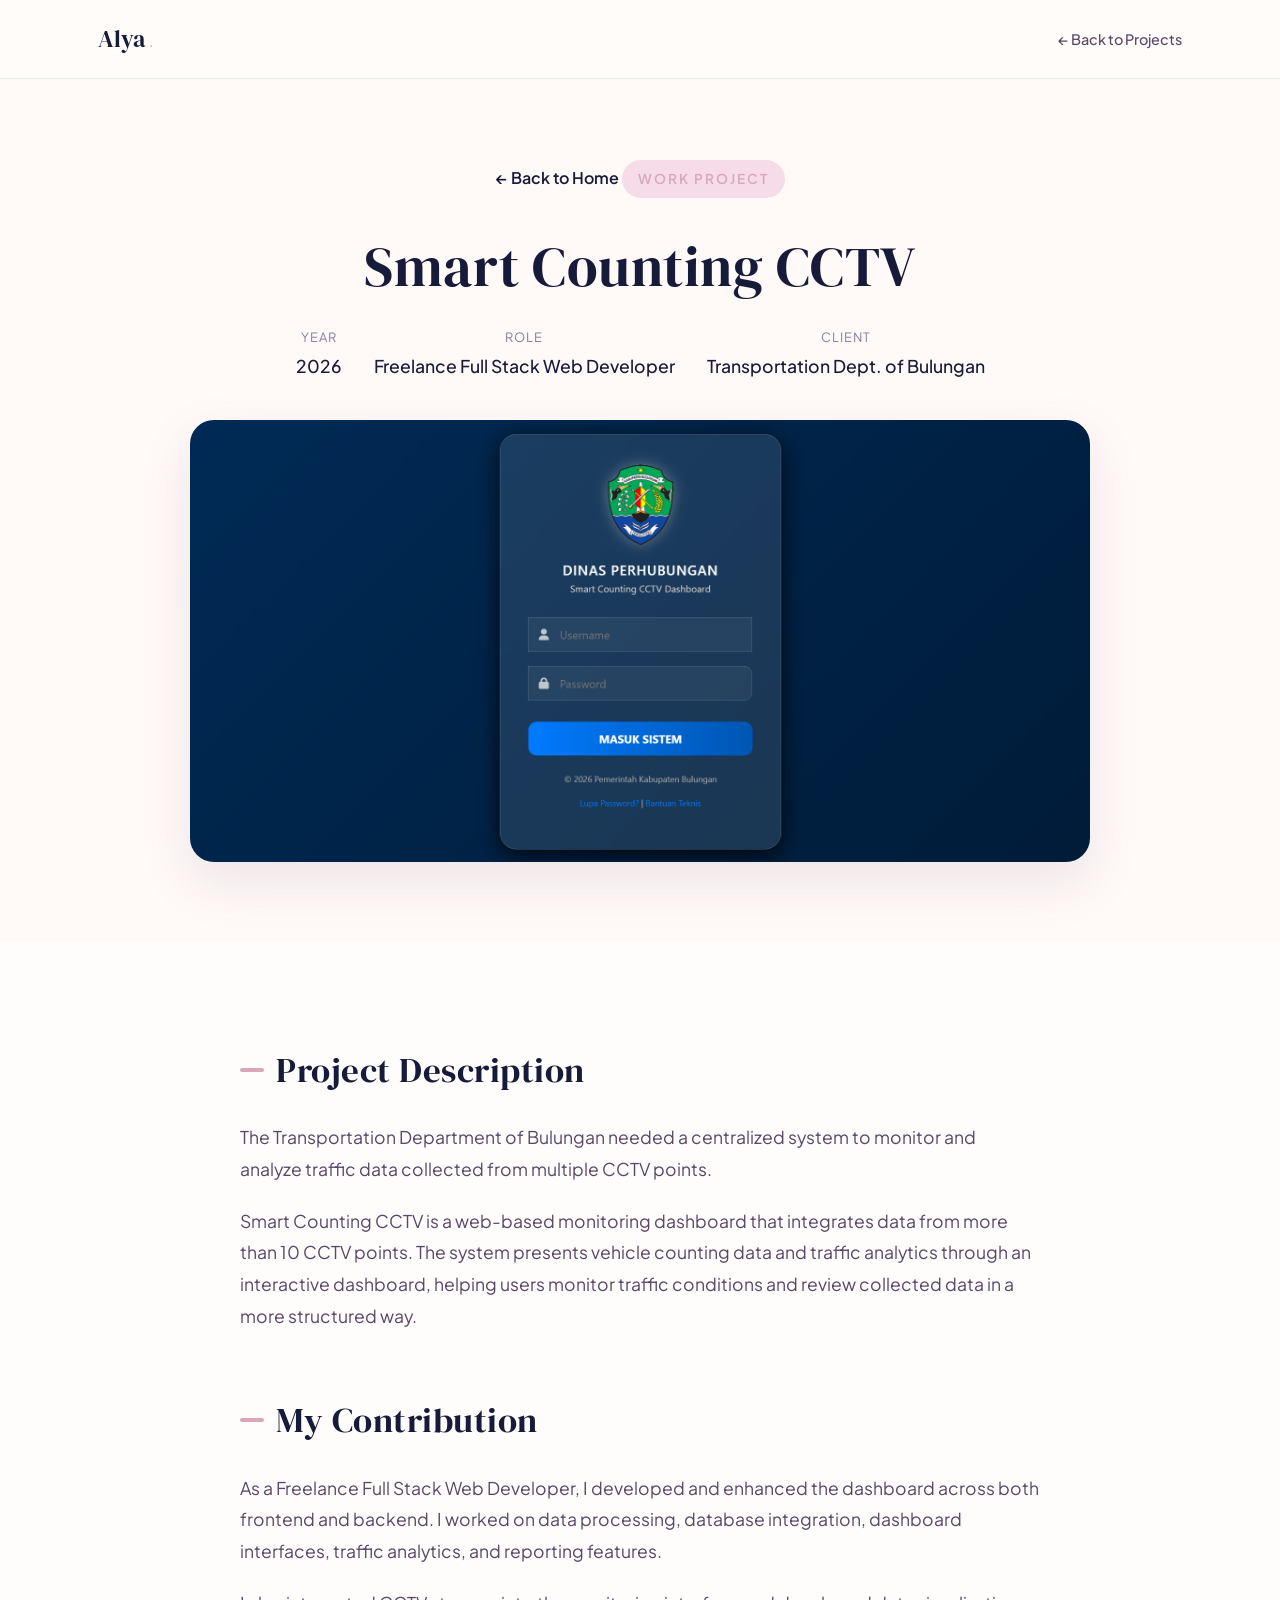
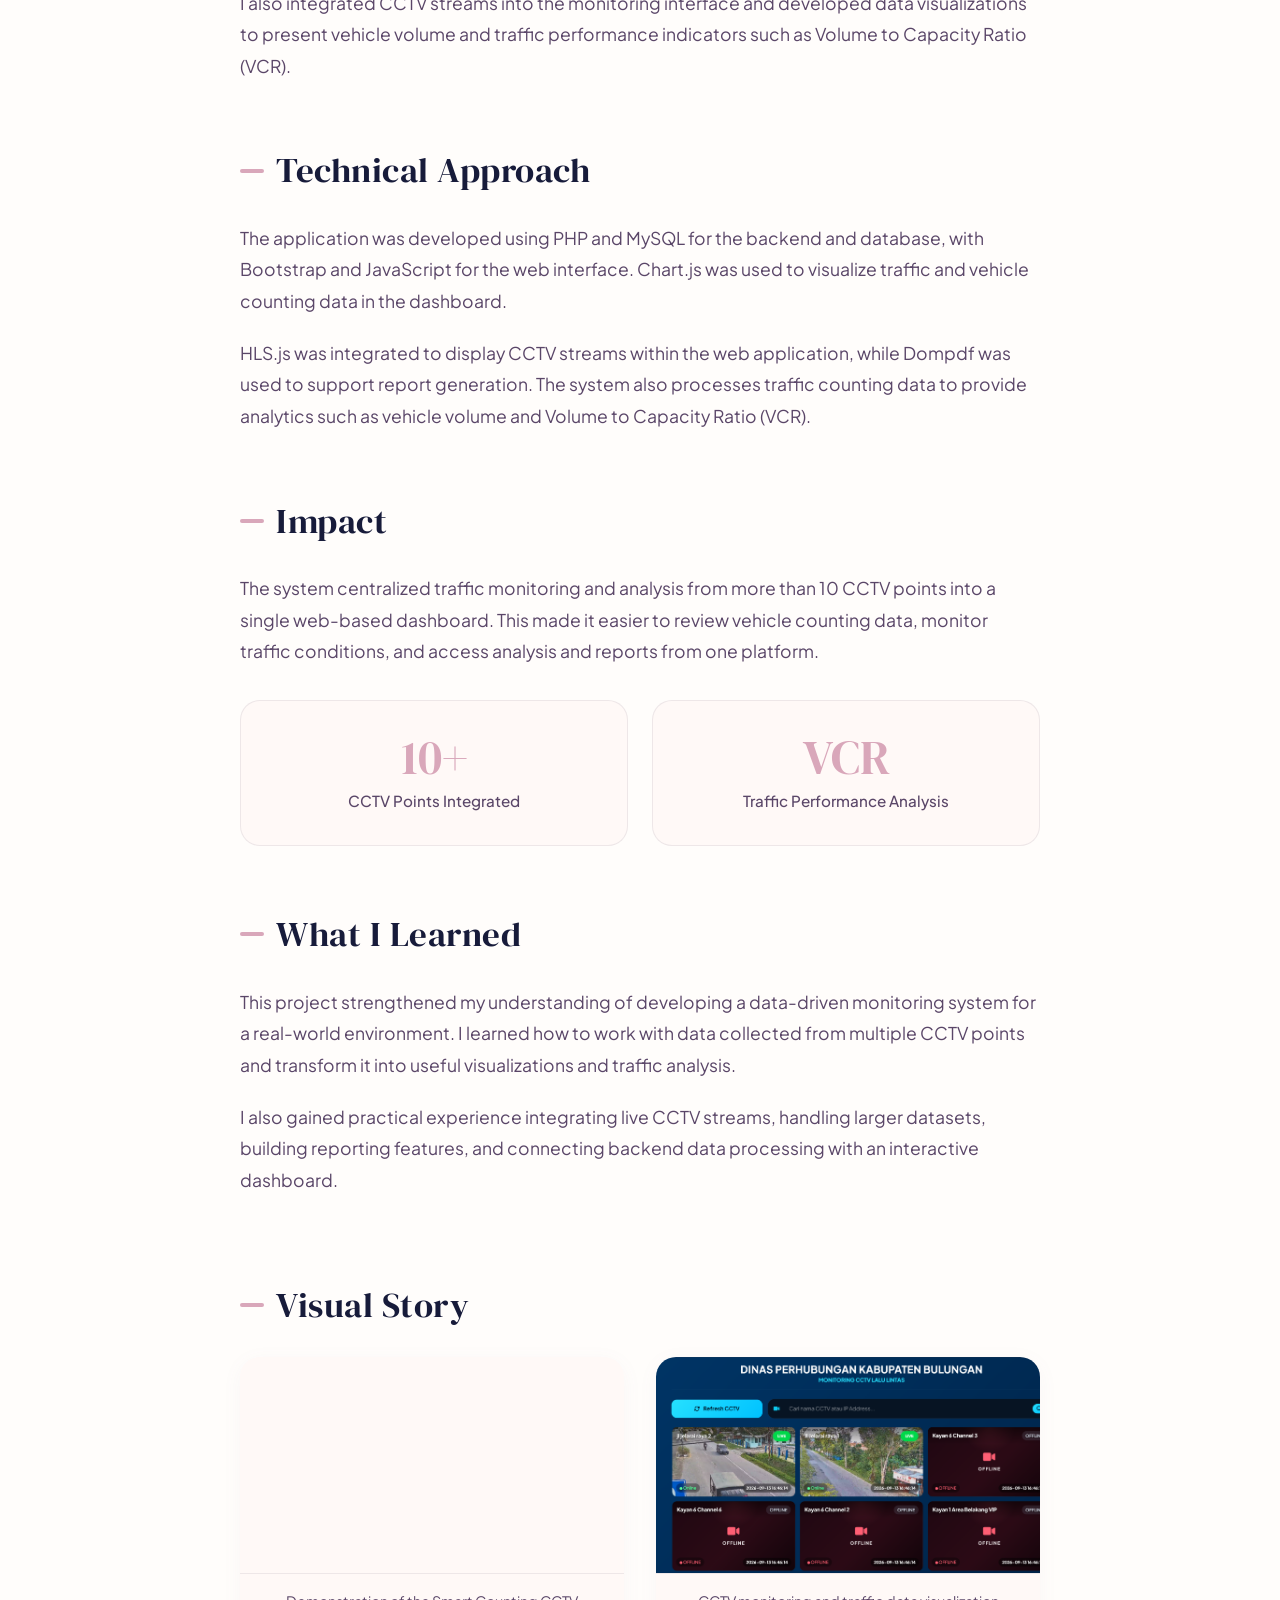
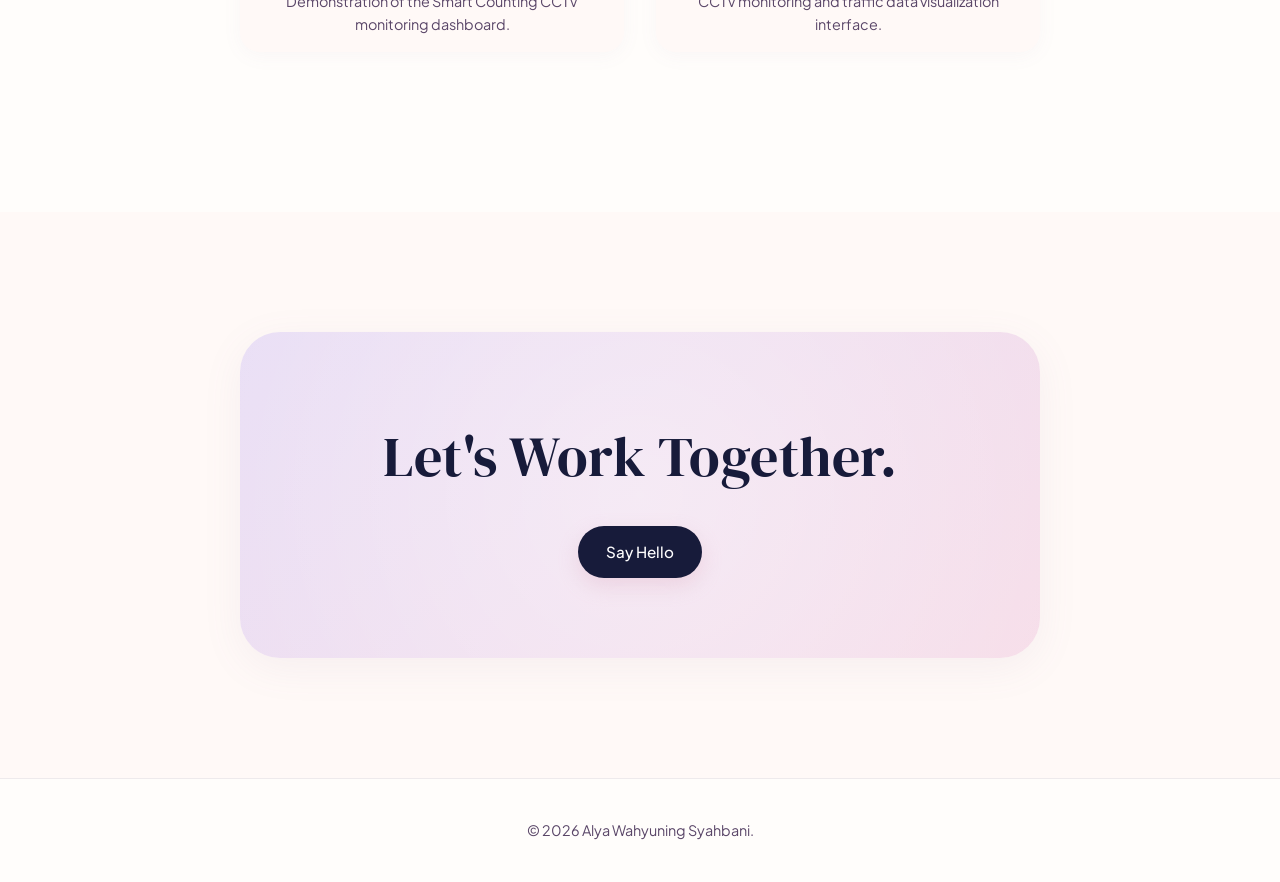
<file: smartcounting.html>
<!DOCTYPE html>
<html lang="en">

<head>
    <meta charset="UTF-8">
    <meta name="viewport" content="width=device-width, initial-scale=1.0">
    <title>Smart Counting CCTV | Alya's Portfolio</title>
    <!-- FontAwesome -->
    <link rel="stylesheet" href="https://cdnjs.cloudflare.com/ajax/libs/font-awesome/6.4.0/css/all.min.css">
    <!-- Custom CSS -->
    <link rel="stylesheet" href="style.css">
    <link rel="stylesheet" href="project.css">
</head>

<body>

    <!-- Navigation -->
    <nav class="navbar" id="navbar">
        <div class="container nav-container">
            <a href="index.html" class="logo">Alya<span>.</span></a>
            <div class="nav-links">
                <a href="index.html#projects" class="nav-link">&larr; Back to Projects</a>
            </div>
        </div>
    </nav>

    <!-- Project Hero -->
    <header class="project-hero">
        <div class="container">
            <a href="index.html#projects" class="back-link">&larr; Back to Home</a>
            <div class="project-type">Work Project</div>
            <h1>Smart Counting CCTV</h1>

            <div class="project-meta-top">
                <div class="meta-item">
                    <span class="meta-label">Year</span>
                    <span class="meta-value">2026</span>
                </div>
                <div class="meta-item">
                    <span class="meta-label">Role</span>
                    <span class="meta-value">Freelance Full Stack Web Developer</span>
                </div>
                <div class="meta-item">
                    <span class="meta-label">Client</span>
                    <span class="meta-value">Transportation Dept. of Bulungan</span>
                </div>
            </div>

            <div class="project-hero-visual reveal">
                <img src="img/proyek/smartcounting.png" alt="Smart Counting CCTV Dashboard">
            </div>
        </div>
    </header>

    <!-- Project Story -->
    <section class="project-story section">
        <div class="container">

            <div class="story-section reveal">
                <h2>Project Description</h2>
                <p>The Transportation Department of Bulungan needed a centralized system to monitor and analyze
                    traffic data collected from multiple CCTV points.</p>

                <p>Smart Counting CCTV is a web-based monitoring dashboard that integrates data from more than 10 CCTV
                    points. The system presents vehicle counting data and traffic analytics through an interactive
                    dashboard, helping users monitor traffic conditions and review collected data in a more structured
                    way.</p>
            </div>

            <div class="story-section reveal">
                <h2>My Contribution</h2>
                <p>As a Freelance Full Stack Web Developer, I developed and enhanced the dashboard across both
                    frontend and backend. I worked on data processing, database integration, dashboard interfaces,
                    traffic analytics, and reporting features.</p>

                <p>I also integrated CCTV streams into the monitoring interface and developed data visualizations to
                    present vehicle volume and traffic performance indicators such as Volume to Capacity Ratio (VCR).
                </p>
            </div>

            <div class="story-section reveal">
                <h2>Technical Approach</h2>
                <p>The application was developed using PHP and MySQL for the backend and database, with Bootstrap and
                    JavaScript for the web interface. Chart.js was used to visualize traffic and vehicle counting data
                    in the dashboard.</p>

                <p>HLS.js was integrated to display CCTV streams within the web application, while Dompdf was used to
                    support report generation. The system also processes traffic counting data to provide analytics
                    such as vehicle volume and Volume to Capacity Ratio (VCR).</p>
            </div>

            <div class="story-section reveal">
                <h2>Impact</h2>
                <p>The system centralized traffic monitoring and analysis from more than 10 CCTV points into a single
                    web-based dashboard. This made it easier to review vehicle counting data, monitor traffic
                    conditions, and access analysis and reports from one platform.</p>

                <div class="impact-metrics">
                    <div class="metric-card">
                        <div class="metric-value">10+</div>
                        <div class="metric-label">CCTV Points Integrated</div>
                    </div>
                    <div class="metric-card">
                        <div class="metric-value">VCR</div>
                        <div class="metric-label">Traffic Performance Analysis</div>
                    </div>
                </div>
            </div>

            <div class="story-section reveal">
                <h2>What I Learned</h2>
                <p>This project strengthened my understanding of developing a data-driven monitoring system for a
                    real-world environment. I learned how to work with data collected from multiple CCTV points and
                    transform it into useful visualizations and traffic analysis.</p>

                <p>I also gained practical experience integrating live CCTV streams, handling larger datasets, building
                    reporting features, and connecting backend data processing with an interactive dashboard.</p>
            </div>

            <div class="story-section reveal visual-story">
                <h2>Visual Story</h2>
                <div class="visual-grid">
                    <div class="visual-item">
                        <video src="img/proyek/bulungan.mp4" autoplay loop muted playsinline></video>
                        <div class="visual-caption">Demonstration of the Smart Counting CCTV monitoring dashboard.</div>
                    </div>

                    <div class="visual-item">
                        <img src="img/proyek/cctv.png" alt="Smart Counting CCTV Monitoring">
                        <div class="visual-caption">CCTV monitoring and traffic data visualization interface.</div>
                    </div>
                </div>
            </div>

        </div>
    </section>

    <!-- Contact Section -->
    <section class="contact-section section-alt">
        <div class="container">
            <div class="contact-box reveal">
                <div class="contact-content">
                    <h2>Let's Work Together.</h2>
                    <a href="mailto:alyawahyuning93@gmail.com" class="btn btn-primary"
                        style="background-color: var(--text-primary);">
                        Say Hello
                    </a>
                </div>
            </div>
        </div>
    </section>

    <footer>
        <div class="container">
            <p>&copy; 2026 Alya Wahyuning Syahbani.</p>
        </div>
    </footer>

    <!-- Back to Top Button -->
    <a href="#" id="backToTop" class="back-to-top" aria-label="Back to Top">
        <i class="fa-solid fa-arrow-up"></i>
    </a>

    <!-- Custom JS -->
    <script src="script.js"></script>
</body>

</html>
</file>
<file: style.css>
@import url("https://fonts.googleapis.com/css2?family=DM+Serif+Display&family=Plus+Jakarta+Sans:wght@300;400;500;600;700&family=Caveat:wght@600&display=swap");


/* =========================================================
   ROOT VARIABLES
   ========================================================= */

:root {

  /* Soft Pastel Color Palette */

  --bg-main: #FFFDFB;
  --bg-alt: #FFF9F7;
  --bg-card: #FFFFFF;

  --text-primary: #171B3A;
  --text-secondary: #5A4668;
  --text-muted: #8E7C9E;

  --accent-lavender: #E8DDF5;
  --accent-pink: #F6DCE8;
  --accent-rose: #D9A7BA;
  --accent-blue: #DCEAF7;

  --primary: #D9A7BA;
  --primary-hover: #C58B9E;

  --border: rgba(90, 70, 104, 0.1);

  --shadow-sm:
    0 4px 20px rgba(135, 116, 150, 0.05);

  --shadow-md:
    0 10px 40px rgba(135, 116, 150, 0.08);

  --shadow-lg:
    0 20px 50px rgba(135, 116, 150, 0.15);

  --font-heading:
    'DM Serif Display',
    serif;

  --font-body:
    'Plus Jakarta Sans',
    sans-serif;
}


/* =========================================================
   RESET
   ========================================================= */

* {
  margin: 0;
  padding: 0;
  box-sizing: border-box;
}


html {
  scroll-behavior: smooth;
}


body {
  font-family: var(--font-body);

  background-color: var(--bg-main);

  color: var(--text-primary);

  line-height: 1.6;

  overflow-x: hidden;
}


/* =========================================================
   TYPOGRAPHY
   ========================================================= */

h1,
h2,
h3,
h4,
h5,
h6 {

  font-family: var(--font-heading);

  color: var(--text-primary);

  font-weight: 400;

  letter-spacing: 0.5px;
}


p {
  color: var(--text-secondary);
}


a {
  text-decoration: none;

  color: var(--primary);

  transition: all 0.3s ease;
}


/* =========================================================
   CONTAINER
   ========================================================= */

.container {

  max-width: 1140px;

  margin: 0 auto;

  padding: 0 28px;
}


/* =========================================================
   BUTTONS
   ========================================================= */

.btn-group {

  display: flex;

  gap: 16px;

  flex-wrap: wrap;
}


.btn {

  display: inline-flex;

  align-items: center;

  justify-content: center;

  gap: 8px;

  padding: 14px 28px;

  border-radius: 50px;

  font-family: var(--font-body);

  font-weight: 500;

  font-size: 0.95rem;

  transition: all 0.3s ease;

  cursor: pointer;

  border: none;
}


.btn-primary {

  background-color: var(--primary);

  color: #fff;

  box-shadow:
    0 8px 20px rgba(217, 167, 186, 0.3);
}


.btn-primary:hover {

  background-color: var(--primary-hover);

  color: #fff;

  transform: translateY(-3px);

  box-shadow:
    0 12px 25px rgba(217, 167, 186, 0.4);
}


.btn-outline {

  background-color: transparent;

  color: var(--text-primary);

  border: 1px solid var(--border);
}


.btn-outline:hover {

  background-color: var(--accent-lavender);

  border-color: var(--accent-lavender);

  transform: translateY(-3px);
}


/* =========================================================
   NAVIGATION
   ========================================================= */

.navbar {

  position: fixed;

  width: 100%;

  top: 0;

  background:
    rgba(255, 253, 251, 0.85);

  backdrop-filter: blur(12px);

  -webkit-backdrop-filter: blur(12px);

  border-bottom: 1px solid var(--border);

  z-index: 100;

  padding: 20px 0;

  transition: padding 0.3s ease;
}


.navbar.scrolled {

  padding: 12px 0;
}


.nav-container {

  display: flex;

  justify-content: space-between;

  align-items: center;
}


.logo {

  font-family: var(--font-heading);

  font-size: 1.5rem;

  color: var(--text-primary);
}


.logo span {

  color: var(--primary);

  font-family: var(--font-body);

  font-size: 1rem;

  margin-left: 4px;
}


.nav-links {

  display: flex;

  align-items: center;

  gap: 32px;
}


.nav-links a {

  color: var(--text-secondary);

  font-size: 0.9rem;

  font-weight: 500;

  position: relative;
}


.nav-links a::after {

  content: '';

  position: absolute;

  width: 0;

  height: 2px;

  bottom: -4px;

  left: 0;

  background-color: var(--primary);

  transition: width 0.3s ease;
}


.nav-links a:hover::after,
.nav-links a.active::after {

  width: 100%;
}


.nav-links a.active {

  color: var(--text-primary);
}


.nav-cta {

  background-color: var(--accent-lavender);

  color: var(--text-primary) !important;

  padding: 10px 24px;

  border-radius: 50px;

  font-weight: 500;
}


.nav-cta::after {

  display: none;
}


.nav-cta:hover {

  background-color: var(--primary);

  color: #fff !important;
}


.nav-toggle {

  display: none;

  background: transparent;

  border: none;

  font-size: 1.5rem;

  color: var(--text-primary);

  cursor: pointer;
}


/* =========================================================
   HERO SECTION
   ========================================================= */

.hero {
  position: relative;
  padding: 130px 0 70px;
  display: flex;
  align-items: center;
  overflow: hidden;
}

.hero-container {
  width: 100%;

  display: grid;

  grid-template-columns:
    1.15fr 0.85fr;

  align-items: center;

  gap: 40px;
}


/* =========================================================
   HERO CONTENT
   ========================================================= */

.hero-content {

  max-width: 580px;

  position: relative;

  z-index: 10;
}


.hero-subtitle {

  display: block;

  margin-bottom: 14px;

  font-family: var(--font-body);

  font-size: 0.9rem;

  font-weight: 700;

  color: var(--primary);

  letter-spacing: 1.5px;

  text-transform: uppercase;
}


.hero h1 {

  margin: 0 0 24px;

  max-width: 680px;

  font-family: var(--font-heading);

  font-size:
    clamp(3.2rem, 4.8vw, 4.8rem);

  line-height: 1.05;

  font-weight: 400;

  letter-spacing: -1.2px;

  color: var(--text-primary);
}


.hero h1 .highlight {

  color: var(--primary);
}


.hero p {

  max-width: 540px;

  margin-bottom: 38px;

  font-family: var(--font-body);

  font-size: 1.08rem;

  line-height: 1.75;

  color: var(--text-secondary);
}


/* =========================================================
   HERO VISUAL
   ========================================================= */

.hero-visual {

  position: relative;

  width: 100%;

  max-width: 440px;

  height: 480px;

  justify-self: center;

  display: flex;

  align-items: center;

  justify-content: center;

  z-index: 3;
}


/* =========================================================
   PORTRAIT FRAME & BLOB
   ========================================================= */

.hero-frame {
  position: absolute;
  top: 50%;
  left: 50%;
  transform: translate(-50%, -50%);
  width: 310px;
  height: 330px;
  border-radius: 30px;
  border: 9px solid var(--primary);
  background-color: #F8EDF3;
  box-shadow: 0 20px 40px rgba(135, 116, 150, 0.1);
  z-index: 2;
}

.hero-frame-inner {
  position: absolute;
  inset: 0;
  clip-path: polygon(0 -100%, 200% -100%, 200% 100%, 0 100%);
  pointer-events: none;
}

.hero-img {
  position: absolute;
  bottom: -5px;
  left: 50%;
  transform: translateX(-50%) scaleX(-1);
  width: 100%;
  height: auto;
  max-width: none;
  border-bottom-right-radius: 20px;
  border-bottom-left-radius: 20px;
  filter: drop-shadow(0 15px 25px rgba(0, 0, 0, 0.1));
}

.hero-blob {
  position: absolute;
  top: 50%;
  left: 50%;
  transform: translate(-50%, -50%);
  width: 95%;
  height: 95%;
  background: linear-gradient(135deg, var(--accent-pink), var(--accent-lavender));
  border-radius: 40% 60% 70% 30% / 40% 50% 60% 50%;
  animation: morph 8s ease-in-out infinite;
  opacity: 0.85;
  z-index: 0;
}

/* =========================================================
   DECORATIONS
   ========================================================= */

.hero-decoration {
  position: absolute;
  color: var(--primary);
  font-size: 1.5rem;
  z-index: 5;
  opacity: 0.85;
  animation: float 4s ease-in-out infinite;
}

.hero-decoration.dec-1 {
  top: 35px;
  left: 15px;
  transform: rotate(-15deg);
}

.hero-decoration.dec-2 {
  top: 50%;
  right: 15px;
  font-size: 1.35rem;
  animation-delay: 1.5s;
}



@keyframes float {

  0%,
  100% {

    transform:
      translateY(0) rotate(-5deg);
  }

  50% {

    transform:
      translateY(-8px) rotate(0deg);
  }
}


/* =========================================================
   CURRENTLY EXPLORING
   ========================================================= */

.currently-exploring {

  margin-top: 55px;

  display: flex;

  align-items: center;

  gap: 16px;
}


.currently-exploring>span {

  font-size: 0.82rem;

  color: var(--text-muted);

  font-weight: 600;

  text-transform: uppercase;

  letter-spacing: 0.6px;

  white-space: nowrap;
}


.explore-tags {

  display: flex;

  gap: 10px;

  flex-wrap: wrap;
}


.explore-tag {

  background-color: var(--accent-blue);

  color: var(--text-primary);

  font-size: 0.82rem;

  padding: 7px 17px;

  border-radius: 50px;

  font-weight: 500;
}


/* =========================================================
   SECTIONS
   ========================================================= */

.section {

  padding: 60px 0;
}


.section-alt {

  background-color: var(--bg-alt);
}


.section-header {

  margin-bottom: 40px;

  text-align: center;
}


.section-title {

  font-size: 2.8rem;

  margin-bottom: 16px;

  position: relative;

  display: inline-block;
}


.section-title::after {

  content: '';

  position: absolute;

  width: 40px;

  height: 3px;

  background-color: var(--primary);

  bottom: -10px;

  left: 50%;

  transform: translateX(-50%);

  border-radius: 2px;
}


.section-desc {

  font-size: 1.1rem;

  color: var(--text-secondary);

  max-width: 600px;

  margin: 0 auto;
}


/* =========================================================
   ABOUT SECTION
   ========================================================= */

.about-grid {

  display: grid;

  grid-template-columns:
    1fr 1fr;

  gap: 60px;

  align-items: center;
}


.about-text p {

  margin-bottom: 24px;

  font-size: 1.05rem;
}


.strengths-grid {

  display: grid;

  grid-template-columns:
    1fr 1fr;

  gap: 24px;
}


.strength-card {

  background: var(--bg-card);

  padding: 24px;

  border-radius: 20px;

  box-shadow: var(--shadow-sm);

  border: 1px solid var(--border);

  transition: all 0.3s ease;

  display: flex;

  align-items: center;

  gap: 16px;
}


.strength-card:hover {

  transform: translateY(-5px);

  box-shadow: var(--shadow-md);

  border-color: var(--accent-pink);
}


.strength-icon {

  width: 48px;

  height: 48px;

  background-color: var(--accent-lavender);

  border-radius: 12px;

  display: flex;

  align-items: center;

  justify-content: center;

  color: var(--text-primary);

  font-size: 1.2rem;
}


.strength-card h4 {

  font-family: var(--font-body);

  font-size: 1rem;

  font-weight: 600;

  margin: 0;
}


/* =========================================================
   PROJECTS SECTION
   ========================================================= */

.projects-grid {
  display: flex;
  overflow-x: auto;
  gap: 30px;
  padding-bottom: 30px; /* Space for scrollbar */
  scroll-snap-type: x mandatory;
  scrollbar-width: thin;
  scrollbar-color: var(--accent-pink) transparent;
  -webkit-overflow-scrolling: touch;
}

/* Custom Webkit Scrollbar */
.projects-grid::-webkit-scrollbar {
  height: 8px;
}
.projects-grid::-webkit-scrollbar-track {
  background: transparent;
}
.projects-grid::-webkit-scrollbar-thumb {
  background-color: var(--accent-pink);
  border-radius: 10px;
}

.project-card {
  flex: 0 0 min(350px, 85vw); /* Fixed width for slider items */
  scroll-snap-align: start;
  background: var(--bg-card);
  border-radius: 24px;
  overflow: hidden; /* This overflow hidden is for the card contents (image), not the grid */
  box-shadow: var(--shadow-sm);

  border: 1px solid var(--border);

  transition:
    all 0.4s cubic-bezier(0.165,
      0.84,
      0.44,
      1);

  display: flex;

  flex-direction: column;
}


.project-card:hover {

  transform: translateY(-10px);

  box-shadow: var(--shadow-md);
}


.project-img-wrapper {
  position: relative;
  overflow: hidden;
  background-color: var(--accent-lavender);
}


.project-img {
  width: 100%;
  height: auto;
  display: block;
  transition: transform 0.6s ease;
}


.project-card:hover .project-img {

  transform: scale(1.05);
}


.project-content {

  padding: 30px;

  flex-grow: 1;

  display: flex;

  flex-direction: column;
}


.project-meta {

  display: flex;

  justify-content: space-between;

  align-items: center;

  margin-bottom: 12px;
}


.project-type {

  font-size: 0.75rem;

  font-weight: 600;

  text-transform: uppercase;

  letter-spacing: 1px;

  color: var(--primary);

  background-color: var(--accent-pink);

  padding: 4px 10px;

  border-radius: 12px;
}


.project-year {

  font-size: 0.85rem;

  color: var(--text-muted);
}


.project-title {

  font-size: 1.5rem;

  margin-bottom: 12px;
}


.project-desc {

  font-size: 0.95rem;

  margin-bottom: 24px;

  flex-grow: 1;
}


.project-tech {

  display: flex;

  flex-wrap: wrap;

  gap: 8px;

  margin-bottom: 24px;
}


.tech-tag {

  font-size: 0.75rem;

  color: var(--text-secondary);

  background-color: var(--bg-alt);

  padding: 4px 12px;

  border-radius: 50px;

  border: 1px solid var(--border);
}


.project-link {

  display: inline-flex;

  align-items: center;

  gap: 8px;

  color: var(--text-primary);

  font-weight: 600;

  font-size: 0.9rem;

  margin-top: auto;
}


.project-link i {

  transition:
    transform 0.3s ease;
}


.project-link:hover {

  color: var(--primary);
}


.project-link:hover i {

  transform: translateX(4px);
}


/* =========================================================
   SKILLS SECTION
   ========================================================= */

.skills-grid {

  display: grid;

  grid-template-columns:
    repeat(auto-fit,
      minmax(280px, 1fr));

  gap: 30px;
}


.skill-category {

  background: var(--bg-card);

  padding: 32px;

  border-radius: 24px;

  box-shadow: var(--shadow-sm);

  border: 1px solid var(--border);

  transition:
    transform 0.3s ease;
}


.skill-category:hover {

  transform: translateY(-5px);

  border-color:
    var(--accent-lavender);
}


.skill-category h3 {

  font-size: 1.3rem;

  margin-bottom: 24px;

  display: flex;

  align-items: center;

  gap: 12px;
}


.skill-category h3 i {

  color: var(--primary);

  font-size: 1.2rem;
}


.skill-list {

  display: flex;

  flex-wrap: wrap;

  gap: 10px;
}


.skill-item {

  background-color: var(--bg-main);

  border: 1px solid var(--border);

  color: var(--text-secondary);

  padding: 8px 16px;

  border-radius: 12px;

  font-size: 0.9rem;

  font-weight: 500;
}


/* =========================================================
   EXPERIENCE TIMELINE
   ========================================================= */

.timeline-container {

  max-width: 800px;

  margin: 0 auto;
}


.timeline {

  position: relative;

  padding-left: 40px;
}


.timeline::before {

  content: '';

  position: absolute;

  left: 0;

  top: 0;

  height: 100%;

  width: 2px;

  background-color:
    var(--accent-lavender);
}


.timeline-item {

  position: relative;

  margin-bottom: 40px;
}


.timeline-item:last-child {

  margin-bottom: 0;
}


.timeline-dot {

  position: absolute;

  left: -46px;

  top: 4px;

  width: 14px;

  height: 14px;

  border-radius: 50%;

  background-color: var(--primary);

  border: 3px solid var(--bg-alt);

  box-shadow:
    0 0 0 4px rgba(217, 167, 186, 0.2);
}


.timeline-date {

  font-size: 0.85rem;

  font-weight: 600;

  color: var(--primary);

  margin-bottom: 8px;

  text-transform: uppercase;

  letter-spacing: 1px;
}


.timeline-content {

  background: var(--bg-card);

  padding: 24px 30px;

  border-radius: 20px;

  box-shadow: var(--shadow-sm);

  border: 1px solid var(--border);
}


.timeline-title {

  font-size: 1.2rem;

  margin-bottom: 4px;

  font-family: var(--font-body);

  font-weight: 600;
}


.timeline-company {

  font-size: 0.95rem;

  color: var(--text-secondary);

  margin-bottom: 16px;
}


.timeline-desc {

  font-size: 0.95rem;
}


/* =========================================================
   CONTACT SECTION
   ========================================================= */

.contact-section {

  text-align: center;

  padding: 120px 0;
}


.contact-box {

  background:
    linear-gradient(135deg,
      var(--accent-lavender),
      var(--accent-pink));

  padding: 80px 40px;

  border-radius: 40px;

  max-width: 800px;

  margin: 0 auto;

  box-shadow: var(--shadow-md);

  position: relative;

  overflow: hidden;
}


.contact-box::before {

  content: '';

  position: absolute;

  top: -50%;

  left: -50%;

  width: 200%;

  height: 200%;

  background:
    radial-gradient(circle,
      rgba(255, 255, 255, 0.4) 0%,
      transparent 60%);

  animation:
    rotate 20s linear infinite;
}


@keyframes rotate {

  from {

    transform:
      rotate(0deg);
  }

  to {

    transform:
      rotate(360deg);
  }
}


.contact-content {

  position: relative;

  z-index: 2;
}


.contact-box h2 {

  font-size: 3.5rem;

  color: var(--text-primary);

  margin-bottom: 24px;
}


.contact-box p {

  font-size: 1.1rem;

  color: var(--text-secondary);

  margin-bottom: 40px;

  max-width: 500px;

  margin-left: auto;

  margin-right: auto;
}


.social-links {

  display: flex;

  justify-content: center;

  gap: 16px;

  margin-top: 40px;
}


.social-icon {

  width: 50px;

  height: 50px;

  border-radius: 50%;

  background-color: var(--bg-card);

  display: flex;

  align-items: center;

  justify-content: center;

  color: var(--text-primary);

  font-size: 1.2rem;

  transition:
    all 0.3s ease;

  box-shadow:
    var(--shadow-sm);
}


.social-icon:hover {

  transform:
    translateY(-5px);

  background-color:
    var(--primary);

  color: #fff;
}


/* =========================================================
   FOOTER
   ========================================================= */

footer {

  text-align: center;

  padding: 40px 0;

  border-top:
    1px solid var(--border);
}


footer p {

  font-size: 0.9rem;
}


/* =========================================================
   BACK TO TOP BUTTON
   ========================================================= */

.back-to-top {
  position: fixed;
  bottom: 32px;
  right: 32px;
  width: 48px;
  height: 48px;
  border-radius: 50%;
  background: var(--primary);
  color: #ffffff;
  display: flex;
  align-items: center;
  justify-content: center;
  font-size: 1.15rem;
  box-shadow: 0 8px 24px rgba(217, 167, 186, 0.4);
  cursor: pointer;
  z-index: 999;
  opacity: 0;
  visibility: hidden;
  transform: translateY(20px) scale(0.9);
  transition: all 0.35s cubic-bezier(0.165, 0.84, 0.44, 1);
  text-decoration: none;
  border: none;
  outline: none;
}

.back-to-top:hover {
  background: var(--primary-hover);
  color: #ffffff;
  transform: translateY(-4px) scale(1.06);
  box-shadow: 0 12px 28px rgba(217, 167, 186, 0.5);
}

.back-to-top.show {
  opacity: 1;
  visibility: visible;
  transform: translateY(0) scale(1);
}


/* =========================================================
   REVEAL ANIMATION
   ========================================================= */

.reveal {

  opacity: 0;

  transform:
    translateY(30px);

  transition:
    all 0.8s ease;
}


.reveal.active {

  opacity: 1;

  transform:
    translateY(0);
}


/* =========================================================
   RESPONSIVE - 1100px
   ========================================================= */

@media (max-width: 1100px) {

  .hero-container {

    grid-template-columns:
      1fr 1fr;

    gap: 30px;
  }


  .hero-visual {

    width: 100%;

    max-width: 400px;

    height: 440px;
  }


  .hero-frame {

    width: 280px;

    height: 300px;
  }
}


/* =========================================================
   RESPONSIVE - 992px
   ========================================================= */

@media (max-width: 992px) {

  .hero {

    min-height: auto;

    padding-top: 130px;

    padding-bottom: 80px;
  }


  .hero-container {

    display: flex;

    flex-direction: column-reverse;

    text-align: center;

    gap: 24px;
  }


  .hero-content {

    display: flex;

    flex-direction: column;

    align-items: center;

    max-width: 700px;
  }


  .hero h1 {

    font-size:
      clamp(2.8rem,
        7vw,
        4.2rem);
  }


  .hero p {

    margin-left: auto;

    margin-right: auto;
  }


  .hero-visual {

    width: 100%;

    max-width: 380px;

    height: 420px;

    margin:
      0 auto 15px;

    justify-self: center;
  }


  .hero-frame {

    width: 270px;

    height: 290px;
  }


  .currently-exploring {

    justify-content: center;
  }


  .about-grid {

    grid-template-columns:
      1fr;
  }
}


/* =========================================================
   RESPONSIVE - 768px
   ========================================================= */

@media (max-width: 768px) {

  .nav-links {

    position: fixed;

    top: 70px;

    left: 0;

    width: 100%;

    background: var(--bg-card);

    flex-direction: column;

    padding: 30px 0;

    gap: 20px;

    box-shadow: var(--shadow-md);

    transform:
      translateY(-150%);

    transition:
      transform 0.3s ease;
  }


  .nav-links.active {

    transform:
      translateY(0);
  }


  .nav-toggle {

    display: block;
  }


  .hero {

    padding-top: 115px;

    padding-bottom: 70px;
  }


  .hero-visual {

    width: 100%;

    max-width: 330px;

    height: 370px;

    margin-bottom: 0;
  }


  .hero-frame {

    width: 250px;

    height: 270px;
  }


  .hero h1 {

    font-size: 3.1rem;

    line-height: 1;

    letter-spacing: -1px;
  }


  .hero p {

    font-size: 1rem;

    max-width: 500px;
  }


  .btn-group {

    justify-content: center;
  }


  .currently-exploring {

    flex-direction: column;

    gap: 12px;

    margin-top: 45px;
  }


  .hero-annotation.ann-1 {

    right: -10px;

    top: 145px;

    font-size: 1.15rem;
  }


  .hero-annotation.ann-2 {

    left: -5px;

    bottom: 35px;

    font-size: 1.15rem;
  }


  .hero-decoration.dec-1 {

    left: 20px;

    top: 120px;
  }


  .hero-decoration.dec-2 {

    right: 0;

    top: 315px;
  }


  .section-title {

    font-size: 2.2rem;
  }


  .strengths-grid {

    grid-template-columns:
      1fr;
  }


  .contact-box h2 {

    font-size: 2.5rem;
  }


  .contact-box {

    padding: 50px 24px;

    border-radius: 24px;
  }
}


/* =========================================================
   RESPONSIVE - 480px
   ========================================================= */

@media (max-width: 480px) {

  .hero {

    padding-top: 105px;
  }


  .hero-visual {

    width: 100%;

    max-width: 290px;

    height: 330px;
  }


  .hero-frame {

    width: 220px;

    height: 240px;
  }
}


/* =========================================================
   REDUCED MOTION
   ========================================================= */

@media (prefers-reduced-motion: reduce) {

  *,
  ::before,
  ::after {

    animation-duration:
      0.01ms !important;

    animation-iteration-count:
      1 !important;

    transition-duration:
      0.01ms !important;

    scroll-behavior:
      auto !important;
  }
}
</file>
<file: project.css>
/* Project Detail Page Styles */

.project-hero {
    padding: 160px 0 80px;
    background-color: var(--bg-alt);
    text-align: center;
}

.project-hero .project-type {
    display: inline-block;
    font-size: 0.85rem;
    font-family: var(--font-body);
    font-weight: 600;
    text-transform: uppercase;
    letter-spacing: 2px;
    color: var(--primary);
    background-color: var(--accent-pink);
    padding: 8px 16px;
    border-radius: 20px;
    margin-bottom: 24px;
}

.project-hero h1 {
    font-size: 3.5rem;
    color: var(--text-primary);
    margin-bottom: 16px;
    max-width: 800px;
    margin-left: auto;
    margin-right: auto;
}

.project-meta-top {
    display: flex;
    justify-content: center;
    gap: 32px;
    margin-bottom: 40px;
    flex-wrap: wrap;
}

.meta-item {
    display: flex;
    flex-direction: column;
    align-items: center;
}

.meta-label {
    font-size: 0.8rem;
    color: var(--text-muted);
    text-transform: uppercase;
    letter-spacing: 1px;
    margin-bottom: 4px;
}

.meta-value {
    font-size: 1.1rem;
    color: var(--text-primary);
    font-weight: 500;
}

.project-hero-visual {
    max-width: 900px;
    margin: 0 auto;
    border-radius: 24px;
    overflow: hidden;
    box-shadow: var(--shadow-lg);
    background-color: var(--accent-lavender);
}

.project-hero-visual img,
.project-hero-visual video {
    display: block;
    width: 100%;
    height: auto;
}

.project-story {
    padding: 100px 0;
}

.story-section {
    max-width: 800px;
    margin: 0 auto 60px;
}

.story-section h2 {
    font-size: 2.2rem;
    margin-bottom: 24px;
    color: var(--text-primary);
    display: flex;
    align-items: center;
    gap: 12px;
}

.story-section h2::before {
    content: '';
    display: block;
    width: 24px;
    height: 4px;
    background-color: var(--primary);
    border-radius: 2px;
}

.story-section p {
    font-size: 1.1rem;
    line-height: 1.8;
    color: var(--text-secondary);
    margin-bottom: 20px;
}

.impact-metrics {
    display: grid;
    grid-template-columns: repeat(auto-fit, minmax(200px, 1fr));
    gap: 24px;
    margin-top: 32px;
}

.metric-card {
    background-color: var(--bg-alt);
    padding: 32px 24px;
    border-radius: 20px;
    text-align: center;
    border: 1px solid var(--border);
}

.metric-value {
    font-family: var(--font-heading);
    font-size: 3rem;
    color: var(--primary);
    margin-bottom: 8px;
    line-height: 1;
}

.metric-label {
    font-size: 0.95rem;
    color: var(--text-secondary);
    font-weight: 500;
}

.visual-story {
    margin-top: 80px;
}

.visual-grid {
    display: grid;
    grid-template-columns: 1fr 1fr;
    gap: 32px;
    margin-bottom: 40px;
    align-items: start;
}

.visual-item {
    border-radius: 20px;
    overflow: hidden;
    box-shadow: var(--shadow-sm);
    background-color: var(--bg-alt);
}

.visual-item.full-width {
    grid-column: 1 / -1;
}

.visual-item img,
.visual-item video {
    width: 100%;
    aspect-ratio: 16/9;
    object-fit: cover;
    display: block;
}

.visual-item.natural-ratio img,
.visual-item.natural-ratio video,
.visual-item img.natural-ratio {
    width: 100%;
    height: auto;
    aspect-ratio: auto;
    object-fit: contain;
}

.visual-caption {
    padding: 16px 24px;
    font-size: 0.9rem;
    color: var(--text-secondary);
    text-align: center;
    border-top: 1px solid var(--border);
}

.back-link {
    display: inline-flex;
    align-items: center;
    gap: 8px;
    color: var(--text-primary);
    font-weight: 600;
    margin-bottom: 24px;
    transition: all 0.3s ease;
}

.back-link:hover {
    color: var(--primary);
    transform: translateX(-4px);
}

@media (max-width: 768px) {
    .project-hero h1 {
        font-size: 2.5rem;
    }
    
    .project-meta-top {
        gap: 24px;
        flex-direction: column;
        align-items: center;
    }
    
    .visual-grid {
        grid-template-columns: 1fr;
    }
}
</file>
